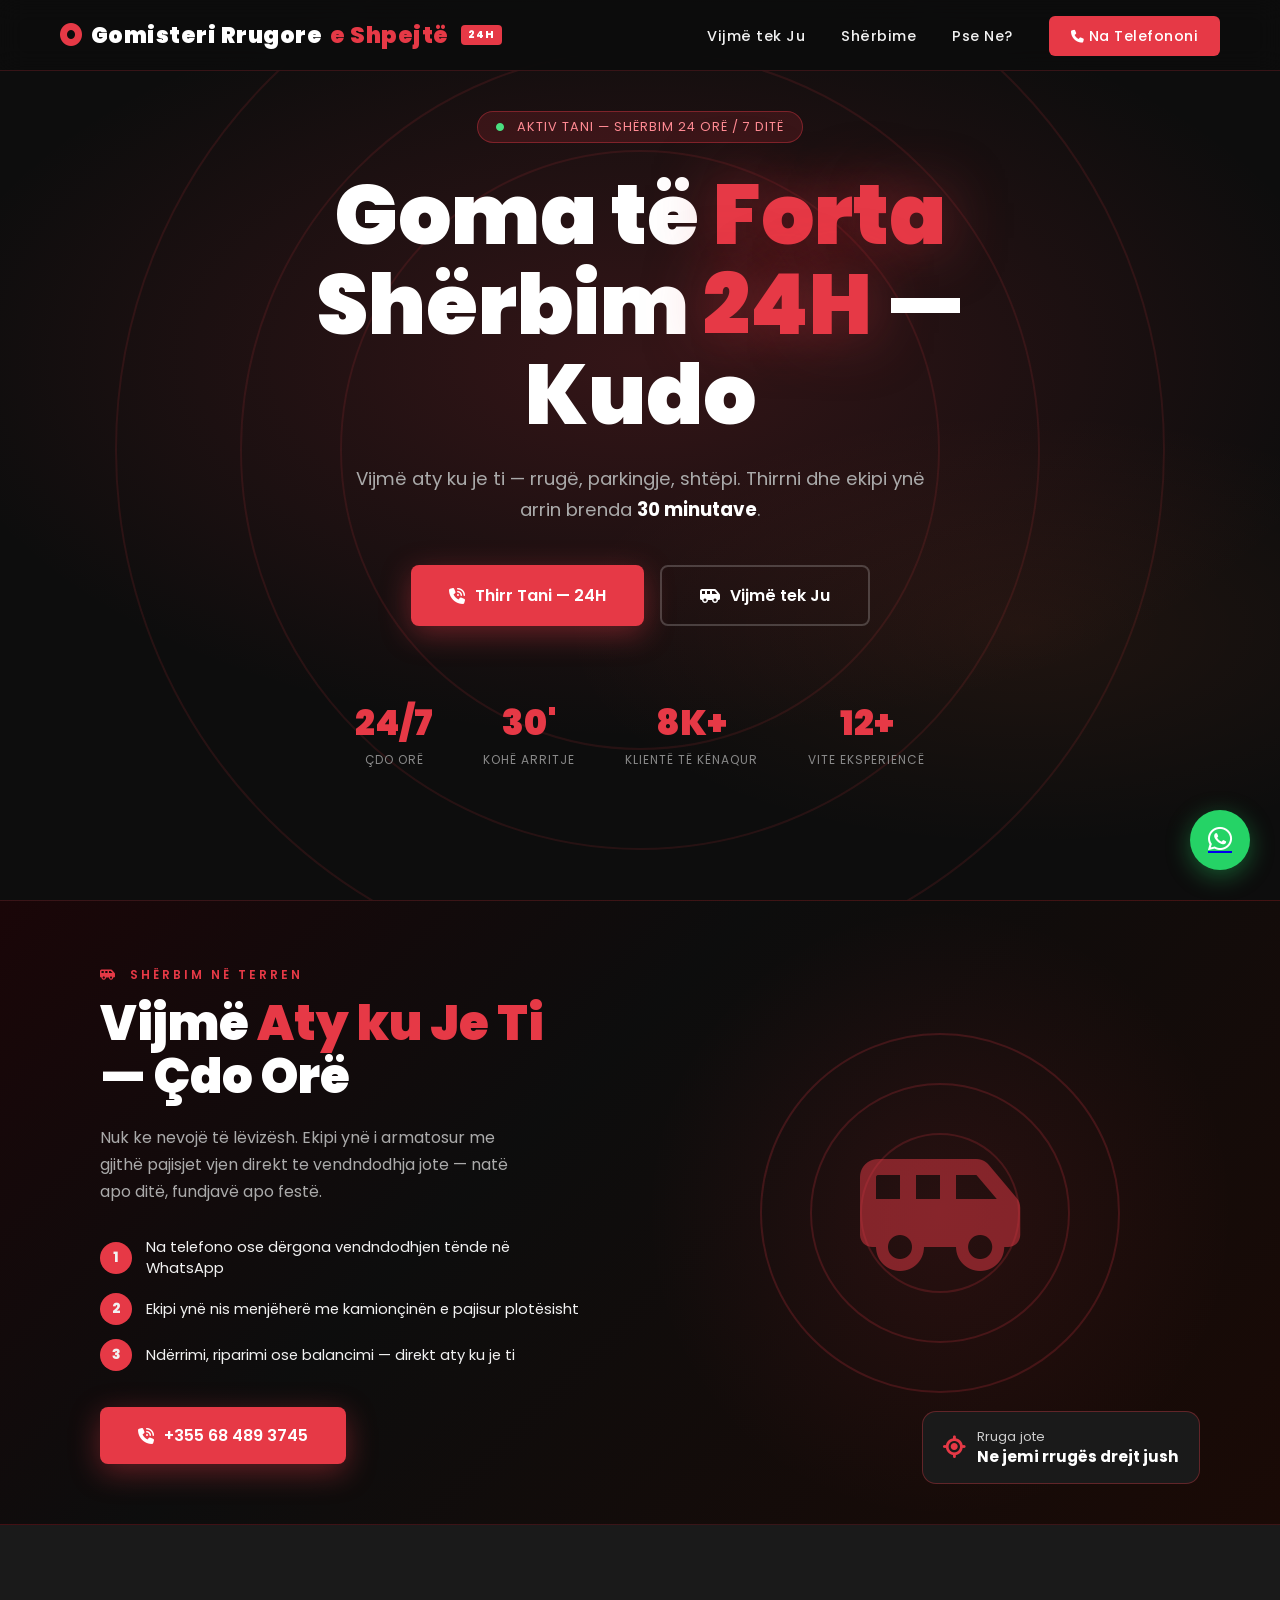
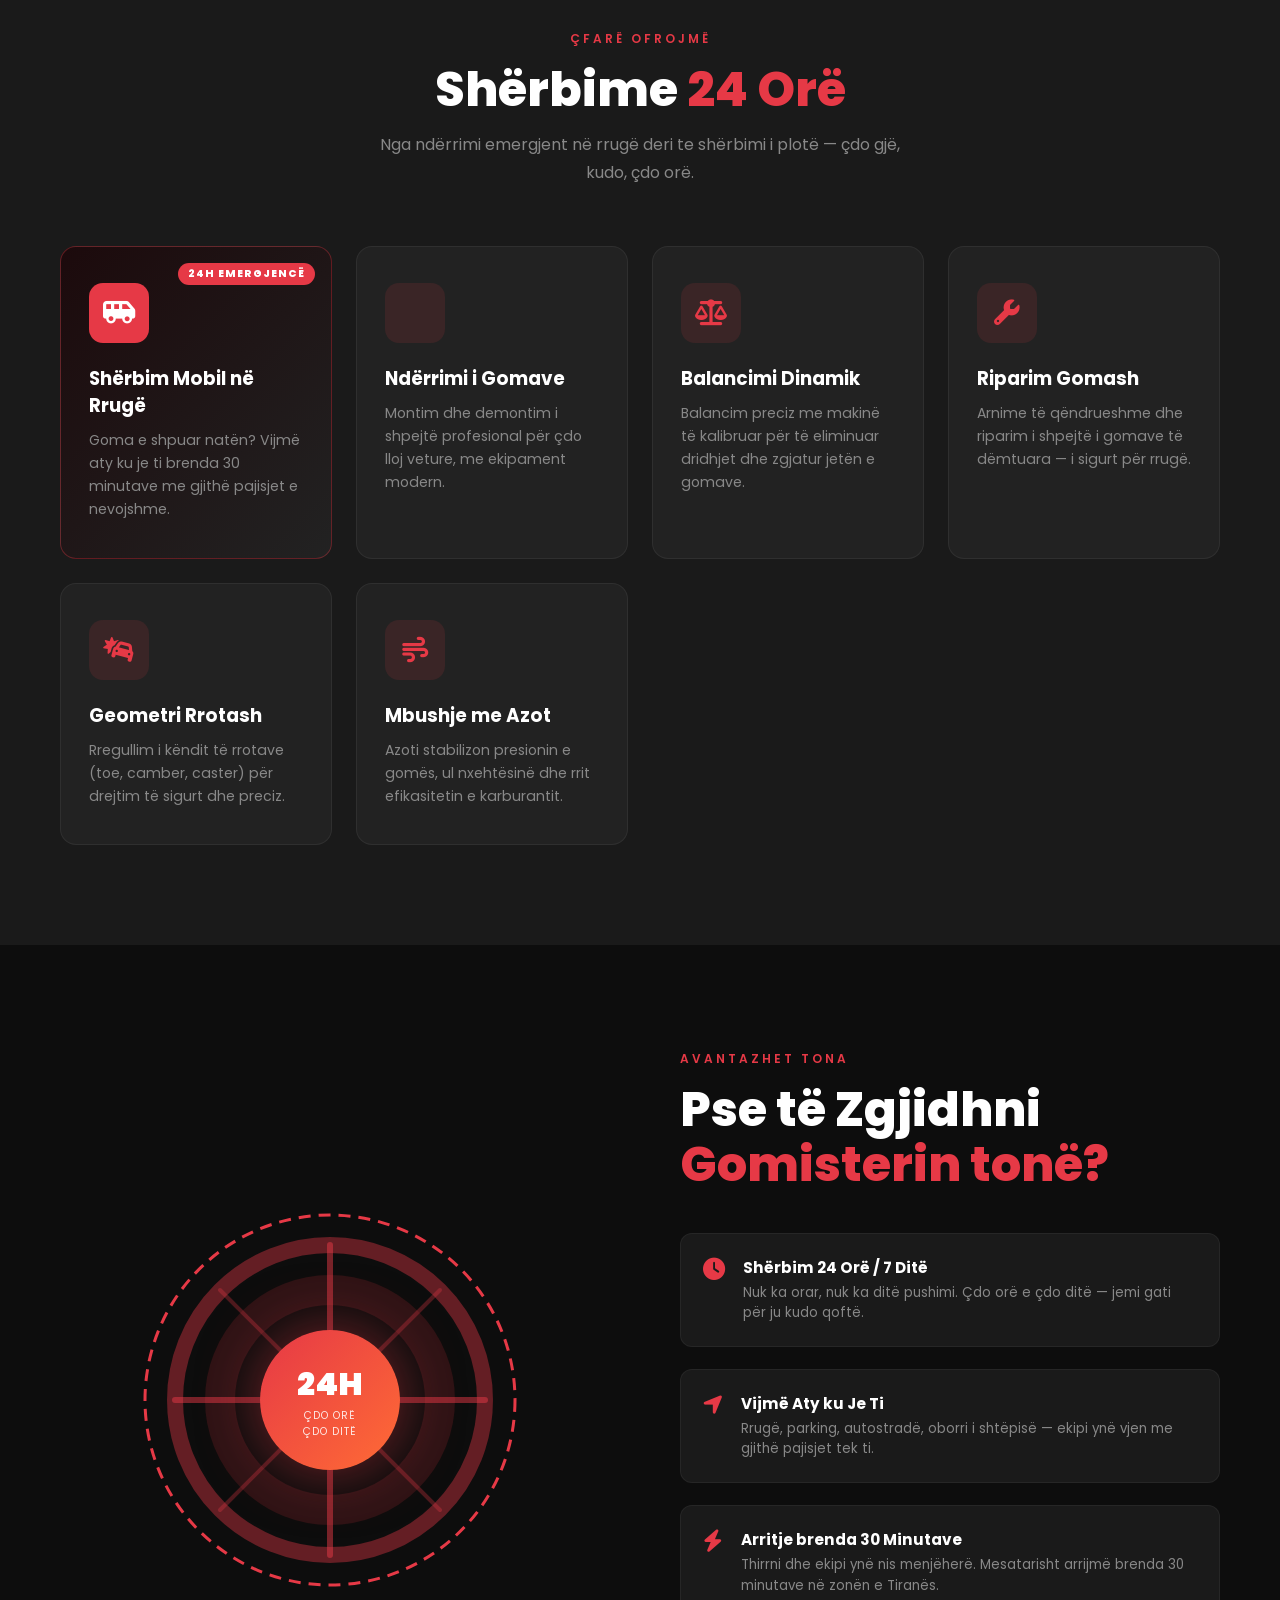
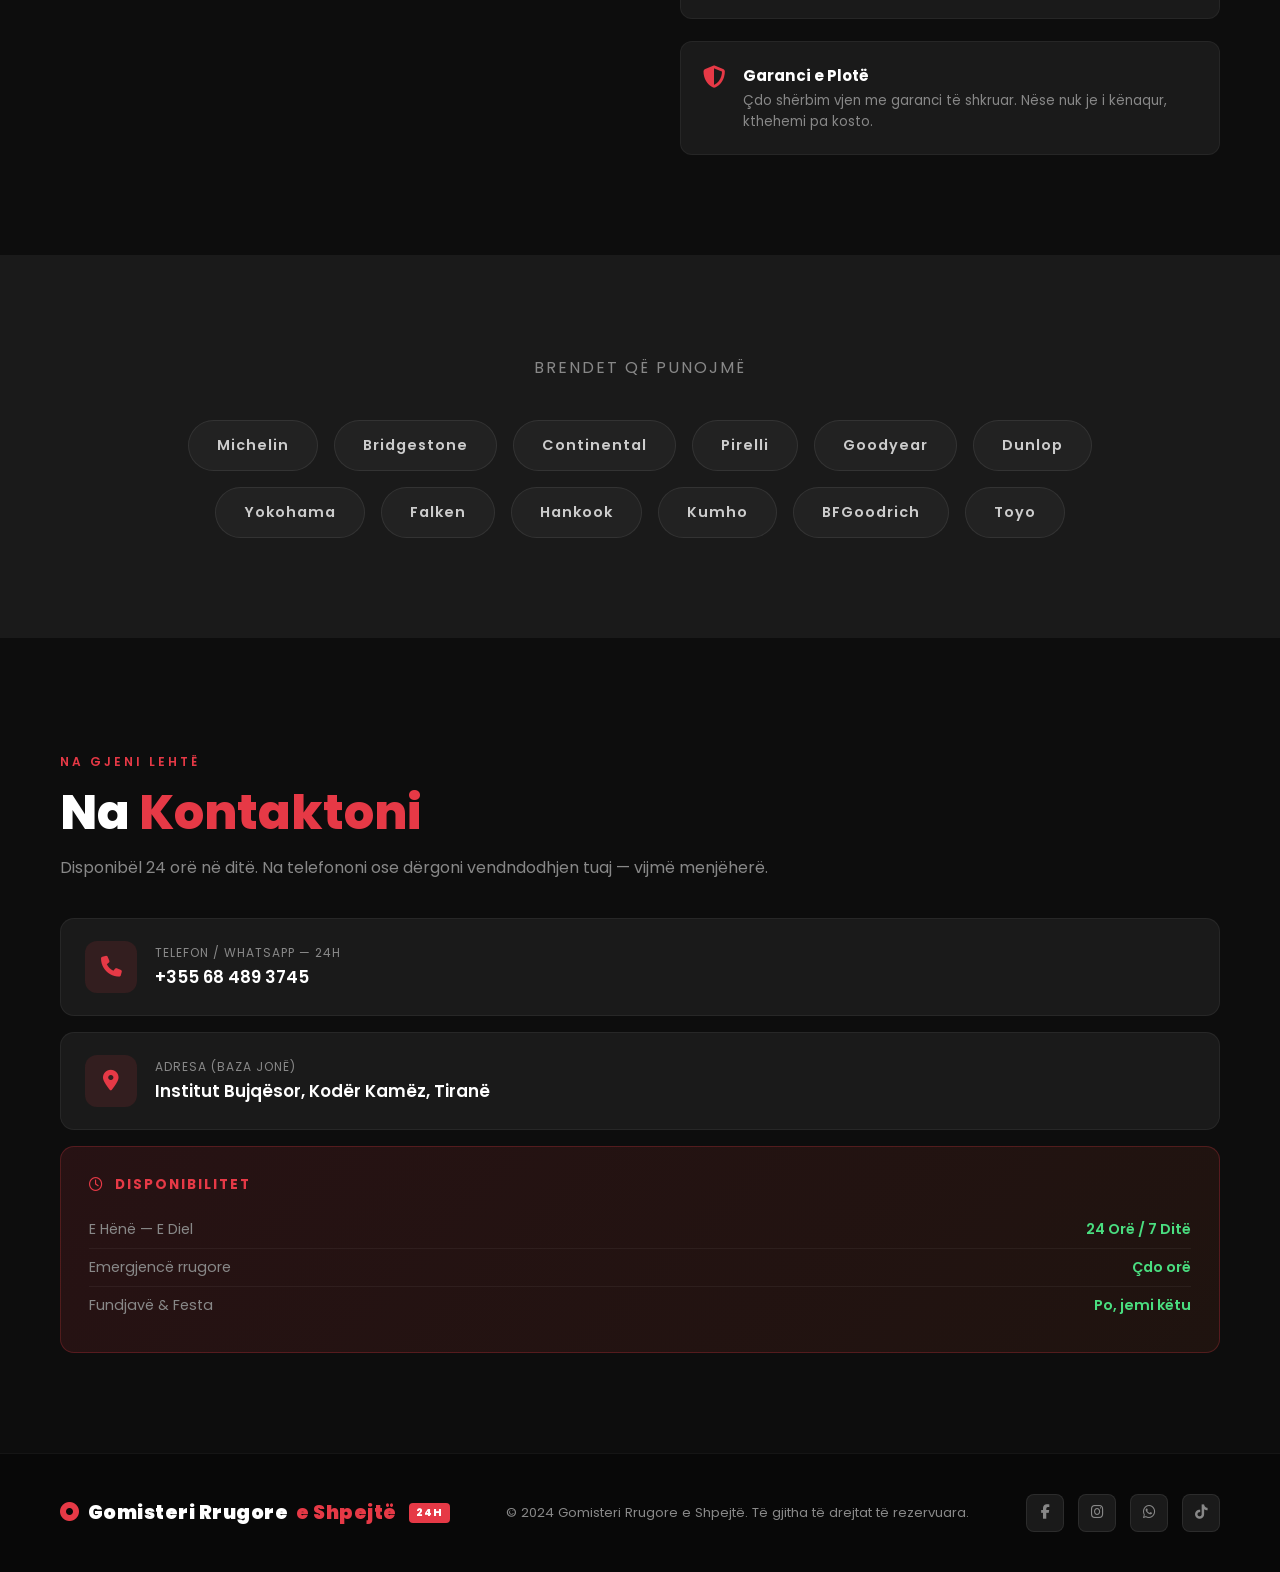
<file: index.html>
<!DOCTYPE html>
<html lang="sq">
<head>
  <meta charset="UTF-8" />
  <meta name="viewport" content="width=device-width, initial-scale=1.0" />

  <!-- ═══ SEO KRYESOR ═══ -->
  <title>Gomisteri Rrugore e Shpejtë – Shërbim 24H | Kodër Kamëz, Tiranë</title>
  <meta name="description" content="Gomisteri rrugore me shërbim 24 orë në Tiranë. Vijmë aty ku je ti — ndërrimi gomave, riparim, balancim. Kontakt: +355 68 489 3745. Institut Bujqësor, Kodër Kamëz." />
  <meta name="keywords" content="gomisteri tiranë, gomisteri rrugore, ndërrimi gomave tiranë, riparim gome, gomisteri 24 ore, shërbim gomash, goma tiranë, gomisteri kodër kamëz, gomisteri shqipëri, balancim gome" />
  <meta name="author" content="Gomisteri Rrugore e Shpejtë" />
  <meta name="robots" content="index, follow" />
  <meta name="google-site-verification" content="szbjmww4fMriqbn0AXP_KKMAMWr-uJKrE9AFaINVFw4" />
  <meta name="google-site-verification" content="xqp0sFY7VoQhAZBt5WeH2C2hXmsK5A-G9I4a9rMOfhg" />
  <link rel="canonical" href="https://www.gomisterirrugoreshpejte.com/" />

  <!-- ═══ OPEN GRAPH (Facebook / WhatsApp preview) ═══ -->
  <meta property="og:type"        content="business.business" />
  <meta property="og:site_name"   content="Gomisteri Rrugore e Shpejtë" />
  <meta property="og:title"       content="Gomisteri Rrugore e Shpejtë – Shërbim 24H" />
  <meta property="og:description" content="Vijmë aty ku je ti! Ndërrimi gomave, riparim dhe balancim 24 orë. Tiranë – +355 68 489 3745" />
  <meta property="og:url"         content="https://www.gomisterirrugoreshpejte.com/" />
  <meta property="og:locale"      content="sq_AL" />

  <!-- ═══ SCHEMA.ORG – Local Business (Google e lexon këtë) ═══ -->
  <script type="application/ld+json">
  {
    "@context": "https://schema.org",
    "@type": "AutoRepair",
    "name": "Gomisteri Rrugore e Shpejtë",
    "description": "Gomisteri rrugore me shërbim 24 orë. Vijmë aty ku je ti për ndërrimin, riparimin dhe balancimin e gomave.",
    "url": "https://www.gomisterirrugoreshpejte.com/",
    "telephone": "+355684893745",
    "address": {
      "@type": "PostalAddress",
      "streetAddress": "Institut Bujqësor, Kodër Kamëz",
      "addressLocality": "Tiranë",
      "addressCountry": "AL"
    },
    "openingHours": "Mo-Su 00:00-23:59",
    "priceRange": "$$",
    "areaServed": "Tiranë",
    "serviceType": ["Ndërrimi Gomave", "Riparim Gome", "Balancim", "Geometri Rrotash", "Shërbim Mobil 24H"]
  }
  </script>

  <!-- Fonts & Icons -->
  <link href="https://fonts.googleapis.com/css2?family=Poppins:wght@300;400;600;700;900&display=swap" rel="stylesheet" />
  <link rel="stylesheet" href="https://cdnjs.cloudflare.com/ajax/libs/font-awesome/6.5.0/css/all.min.css" />

  <!-- Styles -->
  <link rel="stylesheet" href="css/base.css" />
  <link rel="stylesheet" href="css/navbar.css" />
  <link rel="stylesheet" href="css/hero.css" />
  <link rel="stylesheet" href="css/mobile.css" />
  <link rel="stylesheet" href="css/services.css" />
  <link rel="stylesheet" href="css/why-us.css" />
  <link rel="stylesheet" href="css/brands.css" />
  <link rel="stylesheet" href="css/contact.css" />
  <link rel="stylesheet" href="css/footer.css" />
  <link rel="stylesheet" href="css/responsive.css" />
</head>
<body>

<nav id="navbar">
  <a class="logo" href="#">
    <i class="fa-solid fa-circle-dot" style="color:var(--red)"></i>
    Gomisteri Rrugore <span>e Shpejtë</span>
    <span class="badge-24">24H</span>
  </a>
  <ul class="nav-links">
    <li><a href="#mobile">Vijmë tek Ju</a></li>
    <li><a href="#sherbime">Shërbime</a></li>
    <li><a href="#pse-ne">Pse Ne?</a></li>
    <li><a href="#kontakt" class="nav-cta">
      <i class="fa-solid fa-phone" style="font-size:.8rem"></i> Na Telefononi
    </a></li>
  </ul>
</nav>

<section class="hero" id="hero">
  <div class="hero-bg">
    <div class="tire-ring"></div>
    <div class="tire-ring"></div>
    <div class="tire-ring"></div>
  </div>

  <div class="hero-content">
    <div class="hero-badge">
      <i class="fa-solid fa-circle" style="font-size:.5rem;color:#4ade80"></i>
      &nbsp;Aktiv tani — Shërbim 24 Orë / 7 Ditë
    </div>

    <h1>
      Goma të <span class="highlight">Forta</span><br />
      Shërbim <span class="highlight">24H</span> — Kudo
    </h1>

    <p>
      Vijmë aty ku je ti — rrugë, parkingje, shtëpi.
      Thirrni dhe ekipi ynë arrin brenda <strong style="color:#fff">30 minutave</strong>.
    </p>

    <div class="hero-btns">
      <a href="tel:+355684893745" class="btn-primary">
        <i class="fa-solid fa-phone-volume"></i> Thirr Tani — 24H
      </a>
      <a href="#mobile" class="btn-secondary">
        <i class="fa-solid fa-van-shuttle"></i> Vijmë tek Ju
      </a>
    </div>

    <div class="hero-stats">
      <div class="stat"><div class="stat-num">24/7</div><div class="stat-label">Çdo Orë</div></div>
      <div class="stat"><div class="stat-num">30'</div><div class="stat-label">Kohë Arritje</div></div>
      <div class="stat"><div class="stat-num">8K+</div><div class="stat-label">Klientë të Kënaqur</div></div>
      <div class="stat"><div class="stat-num">12+</div><div class="stat-label">Vite Eksperiencë</div></div>
    </div>
  </div>
</section>

<div class="mobile-banner" id="mobile">
  <div class="mobile-banner-inner">

    <div class="mobile-banner-text reveal">
      <span class="section-label">
        <i class="fa-solid fa-van-shuttle"></i> &nbsp;Shërbim në Terren
      </span>
      <h2>Vijmë <span class="hl">Aty ku Je Ti</span> — Çdo Orë</h2>
      <p>
        Nuk ke nevojë të lëvizësh. Ekipi ynë i armatosur me gjithë pajisjet
        vjen direkt te vendndodhja jote — natë apo ditë, fundjavë apo festë.
      </p>
      <div class="mobile-steps">
        <div class="mobile-step">
          <div class="mobile-step-num">1</div>
          <span>Na telefono ose dërgona vendndodhjen tënde në WhatsApp</span>
        </div>
        <div class="mobile-step">
          <div class="mobile-step-num">2</div>
          <span>Ekipi ynë nis menjëherë me kamionçinën e pajisur plotësisht</span>
        </div>
        <div class="mobile-step">
          <div class="mobile-step-num">3</div>
          <span>Ndërrimi, riparimi ose balancimi — direkt aty ku je ti</span>
        </div>
      </div>
      <a href="tel:+355684893745" class="btn-primary">
        <i class="fa-solid fa-phone-volume"></i> +355 68 489 3745
      </a>
    </div>

    <div class="mobile-banner-visual">
      <div class="pulse-circles">
        <div class="pulse-c"></div>
        <div class="pulse-c"></div>
        <div class="pulse-c"></div>
      </div>
      <div class="van-icon-wrap">
        <i class="fa-solid fa-van-shuttle" style="color:rgba(230,57,70,0.5);font-size:8rem"></i>
      </div>
      <div class="location-badge">
        <i class="fa-solid fa-location-crosshairs"></i>
        <span>Rruga jote<strong>Ne jemi rrugës drejt jush</strong></span>
      </div>
    </div>

  </div>
</div>

<section id="sherbime">
  <div class="services-header reveal">
    <span class="section-label">Çfarë Ofrojmë</span>
    <h2 class="section-title">Shërbime <span>24 Orë</span></h2>
    <p class="section-sub">
      Nga ndërrimi emergjent në rrugë deri te shërbimi i plotë —
      çdo gjë, kudo, çdo orë.
    </p>
  </div>

  <div class="services-grid">
    <div class="service-card featured reveal">
      <div class="service-badge-top">24H Emergjencë</div>
      <div class="service-icon"><i class="fa-solid fa-van-shuttle"></i></div>
      <h3>Shërbim Mobil në Rrugë</h3>
      <p>Goma e shpuar natën? Vijmë aty ku je ti brenda 30 minutave me gjithë pajisjet e nevojshme.</p>
    </div>
    <div class="service-card reveal">
      <div class="service-icon"><i class="fa-solid fa-tire"></i></div>
      <h3>Ndërrimi i Gomave</h3>
      <p>Montim dhe demontim i shpejtë profesional për çdo lloj veture, me ekipament modern.</p>
    </div>
    <div class="service-card reveal">
      <div class="service-icon"><i class="fa-solid fa-scale-balanced"></i></div>
      <h3>Balancimi Dinamik</h3>
      <p>Balancim preciz me makinë të kalibruar për të eliminuar dridhjet dhe zgjatur jetën e gomave.</p>
    </div>
    <div class="service-card reveal">
      <div class="service-icon"><i class="fa-solid fa-wrench"></i></div>
      <h3>Riparim Gomash</h3>
      <p>Arnime të qëndrueshme dhe riparim i shpejtë i gomave të dëmtuara — i sigurt për rrugë.</p>
    </div>
    <div class="service-card reveal">
      <div class="service-icon"><i class="fa-solid fa-car-burst"></i></div>
      <h3>Geometri Rrotash</h3>
      <p>Rregullim i këndit të rrotave (toe, camber, caster) për drejtim të sigurt dhe preciz.</p>
    </div>
    <div class="service-card reveal">
      <div class="service-icon"><i class="fa-solid fa-wind"></i></div>
      <h3>Mbushje me Azot</h3>
      <p>Azoti stabilizon presionin e gomës, ul nxehtësinë dhe rrit efikasitetin e karburantit.</p>
    </div>
  </div>
</section>

<section id="pse-ne">
  <div class="why-wrapper">

    <div class="why-visual reveal">
      <svg class="tire-svg" viewBox="0 0 380 380" fill="none" xmlns="http://www.w3.org/2000/svg">
        <circle cx="190" cy="190" r="185" stroke="#e63946" stroke-width="3" stroke-dasharray="12 8"/>
        <circle cx="190" cy="190" r="155" stroke="rgba(230,57,70,0.4)"  stroke-width="16"/>
        <circle cx="190" cy="190" r="110" stroke="rgba(230,57,70,0.15)" stroke-width="30"/>
        <circle cx="190" cy="190" r="65"  fill="rgba(230,57,70,0.08)"   stroke="rgba(230,57,70,0.3)" stroke-width="2"/>
        <line x1="190" y1="35"  x2="190" y2="125" stroke="rgba(230,57,70,0.5)" stroke-width="6" stroke-linecap="round"/>
        <line x1="190" y1="255" x2="190" y2="345" stroke="rgba(230,57,70,0.5)" stroke-width="6" stroke-linecap="round"/>
        <line x1="35"  y1="190" x2="125" y2="190" stroke="rgba(230,57,70,0.5)" stroke-width="6" stroke-linecap="round"/>
        <line x1="255" y1="190" x2="345" y2="190" stroke="rgba(230,57,70,0.5)" stroke-width="6" stroke-linecap="round"/>
        <line x1="80"  y1="80"  x2="146" y2="146" stroke="rgba(230,57,70,0.3)" stroke-width="4" stroke-linecap="round"/>
        <line x1="234" y1="234" x2="300" y2="300" stroke="rgba(230,57,70,0.3)" stroke-width="4" stroke-linecap="round"/>
        <line x1="300" y1="80"  x2="234" y2="146" stroke="rgba(230,57,70,0.3)" stroke-width="4" stroke-linecap="round"/>
        <line x1="146" y1="234" x2="80"  y2="300" stroke="rgba(230,57,70,0.3)" stroke-width="4" stroke-linecap="round"/>
      </svg>
      <div class="tire-center-badge">
        <span class="big">24H</span>
        <span class="small">ÇDO ORË<br/>ÇDO DITË</span>
      </div>
    </div>

    <div class="why-text reveal">
      <span class="section-label">Avantazhet Tona</span>
      <h2 class="section-title">Pse të Zgjidhni<br /><span>Gomisterin tonë?</span></h2>
      <div class="why-list">
        <div class="why-item">
          <i class="fa-solid fa-clock why-icon"></i>
          <div>
            <h4>Shërbim 24 Orë / 7 Ditë</h4>
            <p>Nuk ka orar, nuk ka ditë pushimi. Çdo orë e çdo ditë — jemi gati për ju kudo qoftë.</p>
          </div>
        </div>
        <div class="why-item">
          <i class="fa-solid fa-location-arrow why-icon"></i>
          <div>
            <h4>Vijmë Aty ku Je Ti</h4>
            <p>Rrugë, parking, autostradë, oborri i shtëpisë — ekipi ynë vjen me gjithë pajisjet tek ti.</p>
          </div>
        </div>
        <div class="why-item">
          <i class="fa-solid fa-bolt why-icon"></i>
          <div>
            <h4>Arritje brenda 30 Minutave</h4>
            <p>Thirrni dhe ekipi ynë nis menjëherë. Mesatarisht arrijmë brenda 30 minutave në zonën e Tiranës.</p>
          </div>
        </div>
        <div class="why-item">
          <i class="fa-solid fa-shield-halved why-icon"></i>
          <div>
            <h4>Garanci e Plotë</h4>
            <p>Çdo shërbim vjen me garanci të shkruar. Nëse nuk je i kënaqur, kthehemi pa kosto.</p>
          </div>
        </div>
      </div>
    </div>

  </div>
</section>

<section id="brendet">
  <p class="brands-title reveal">Brendet që Punojmë</p>
  <div class="brands-row reveal">
    <div class="brand-pill">Michelin</div>
    <div class="brand-pill">Bridgestone</div>
    <div class="brand-pill">Continental</div>
    <div class="brand-pill">Pirelli</div>
    <div class="brand-pill">Goodyear</div>
    <div class="brand-pill">Dunlop</div>
    <div class="brand-pill">Yokohama</div>
    <div class="brand-pill">Falken</div>
    <div class="brand-pill">Hankook</div>
    <div class="brand-pill">Kumho</div>
    <div class="brand-pill">BFGoodrich</div>
    <div class="brand-pill">Toyo</div>
  </div>
</section>

<section id="kontakt">
  <div class="contact-wrapper" style="grid-template-columns:1fr;">

    <div class="contact-info reveal">
      <span class="section-label">Na Gjeni Lehtë</span>
      <h2 class="section-title">Na <span>Kontaktoni</span></h2>
      <p class="section-sub">
        Disponibël 24 orë në ditë. Na telefononi ose dërgoni
        vendndodhjen tuaj — vijmë menjëherë.
      </p>

      <div class="contact-cards">
        <a href="tel:+355684893745" class="contact-card">
          <div class="contact-card-icon"><i class="fa-solid fa-phone"></i></div>
          <div class="contact-card-text">
            <div class="label">Telefon / WhatsApp — 24H</div>
            <div class="value">+355 68 489 3745</div>
          </div>
        </a>
        <a href="#" class="contact-card">
          <div class="contact-card-icon"><i class="fa-solid fa-location-dot"></i></div>
          <div class="contact-card-text">
            <div class="label">Adresa (Baza jonë)</div>
            <div class="value">Institut Bujqësor, Kodër Kamëz, Tiranë</div>
          </div>
        </a>
      </div>

      <div class="hours-card reveal">
        <h4><i class="fa-regular fa-clock"></i> &nbsp;Disponibilitet</h4>
        <div class="hours-row">
          <span class="day">E Hënë — E Diel</span>
          <span class="time always">24 Orë / 7 Ditë</span>
        </div>
        <div class="hours-row">
          <span class="day">Emergjencë rrugore</span>
          <span class="time always">Çdo orë</span>
        </div>
        <div class="hours-row">
          <span class="day">Fundjavë &amp; Festa</span>
          <span class="time always">Po, jemi këtu</span>
        </div>
      </div>
    </div>

  </div>
</section>

<footer>
  <a class="logo" href="#">
    <i class="fa-solid fa-circle-dot" style="color:var(--red)"></i>
    Gomisteri Rrugore <span>e Shpejtë</span>
    <span class="badge-24">24H</span>
  </a>
  <p>© 2024 Gomisteri Rrugore e Shpejtë. Të gjitha të drejtat të rezervuara.</p>
  <div class="footer-socials">
    <a href="#"><i class="fab fa-facebook-f"></i></a>
    <a href="#"><i class="fab fa-instagram"></i></a>
    <a href="#"><i class="fab fa-whatsapp"></i></a>
    <a href="#"><i class="fab fa-tiktok"></i></a>
  </div>
</footer>

<a href="https://wa.me/355684893745" class="whatsapp-float" target="_blank">
  <span class="whatsapp-tooltip">Na shkruani — Vijmë Tek Ju 24H</span>
  <div class="wa-btn"><i class="fab fa-whatsapp"></i></div>
</a>

<script src="js/main-static.js"></script>
</body>
</html>
</file>
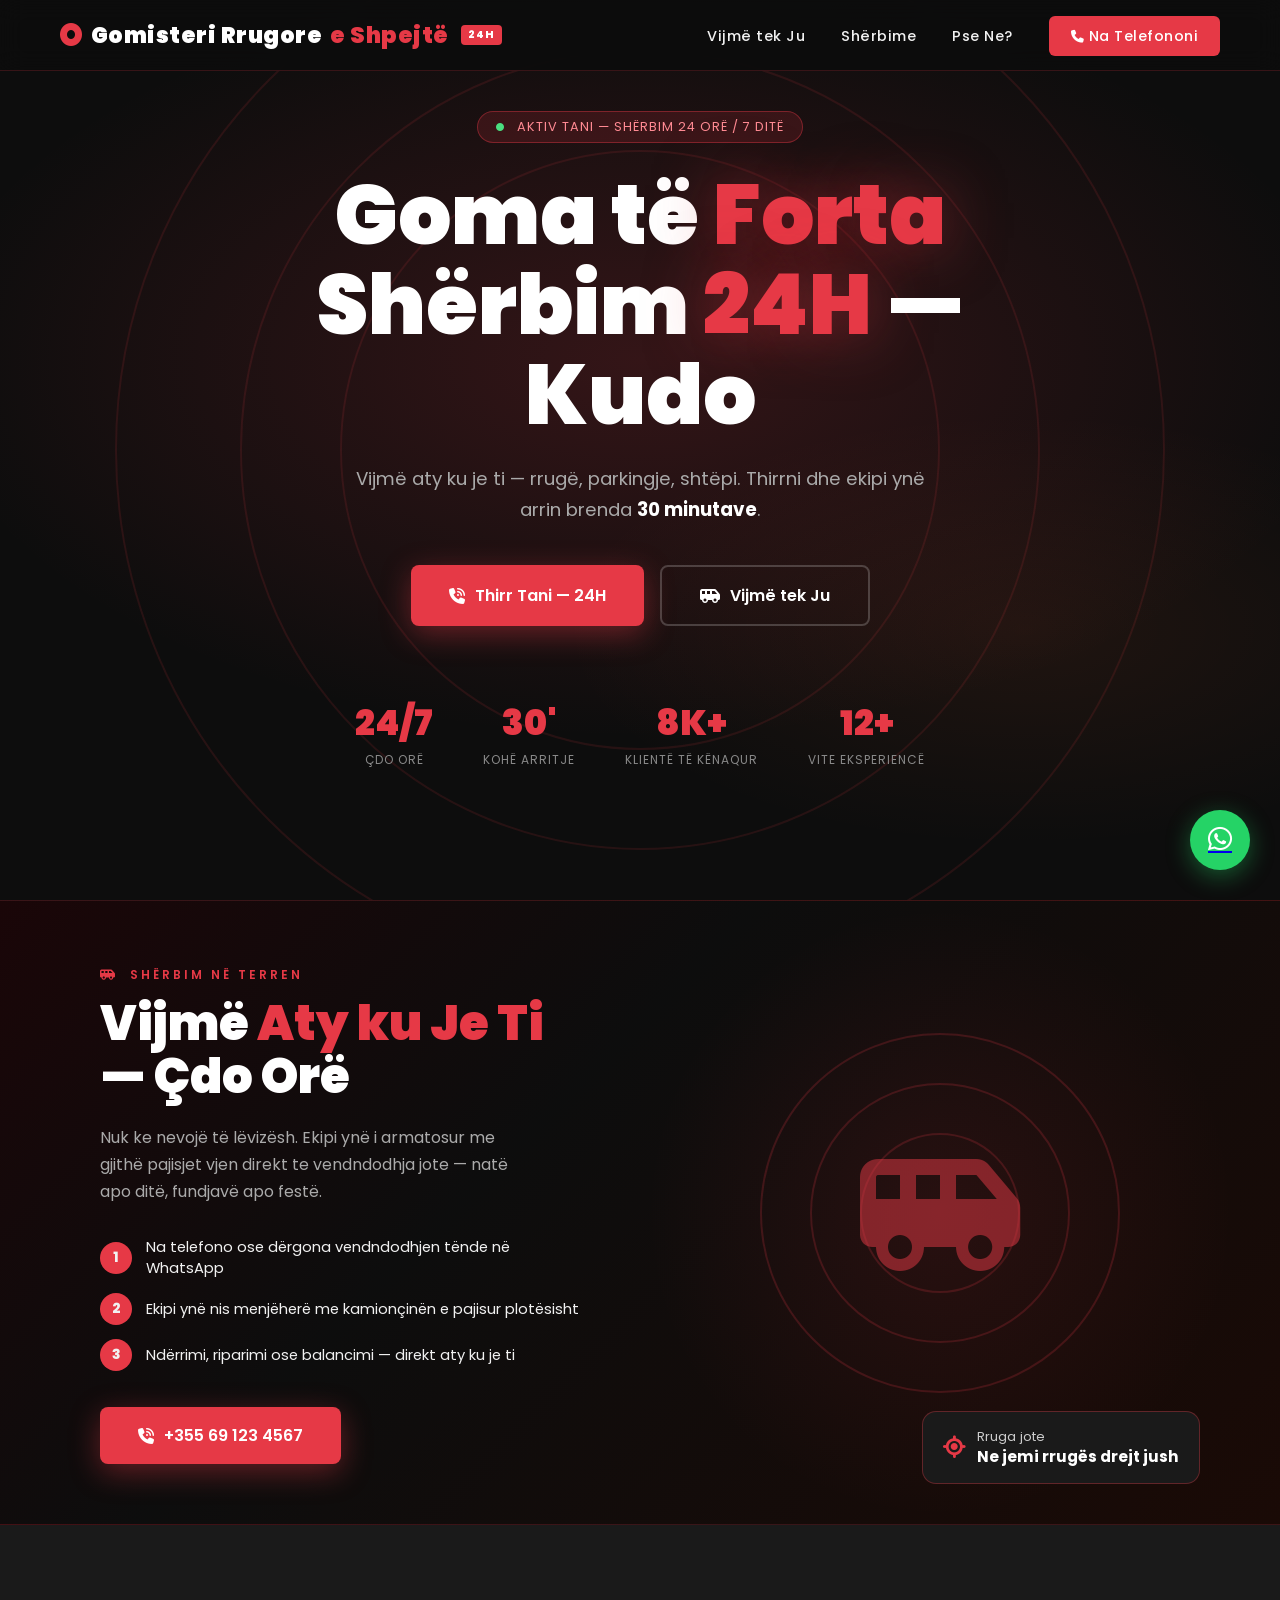
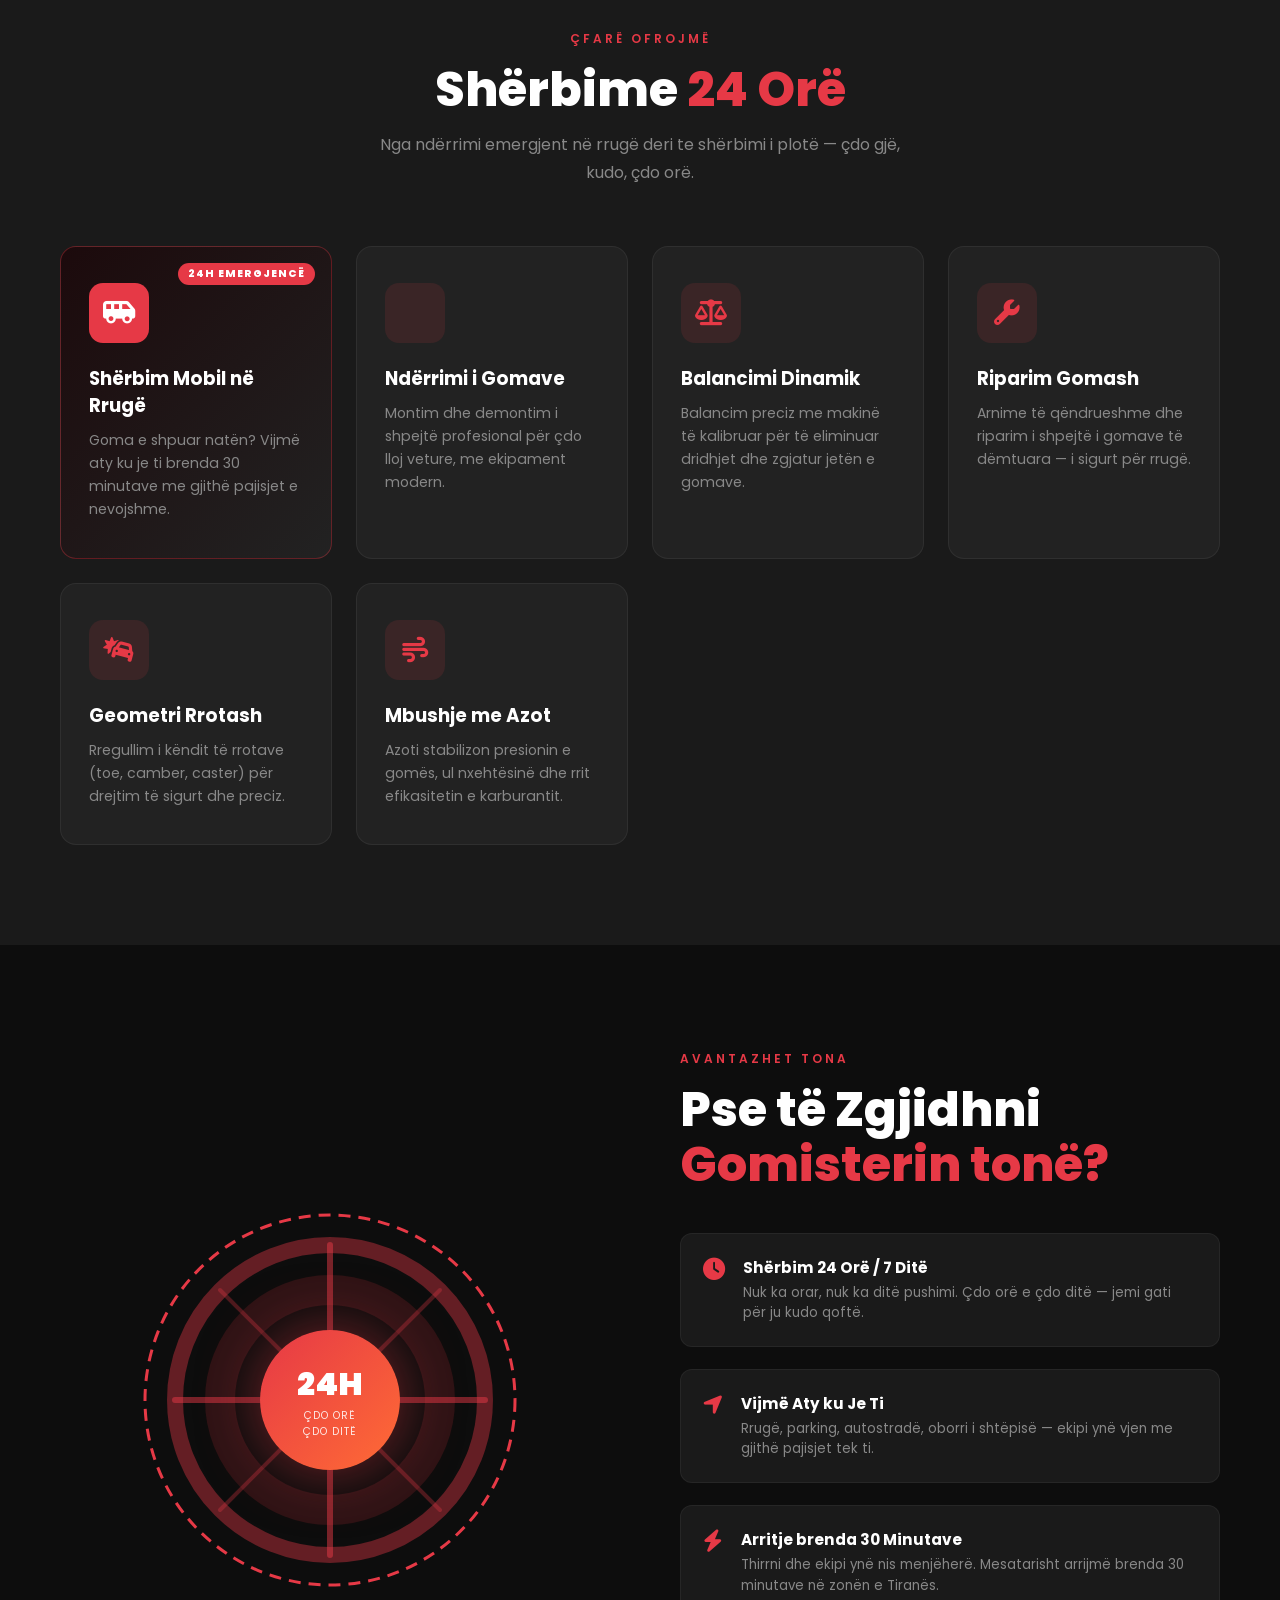
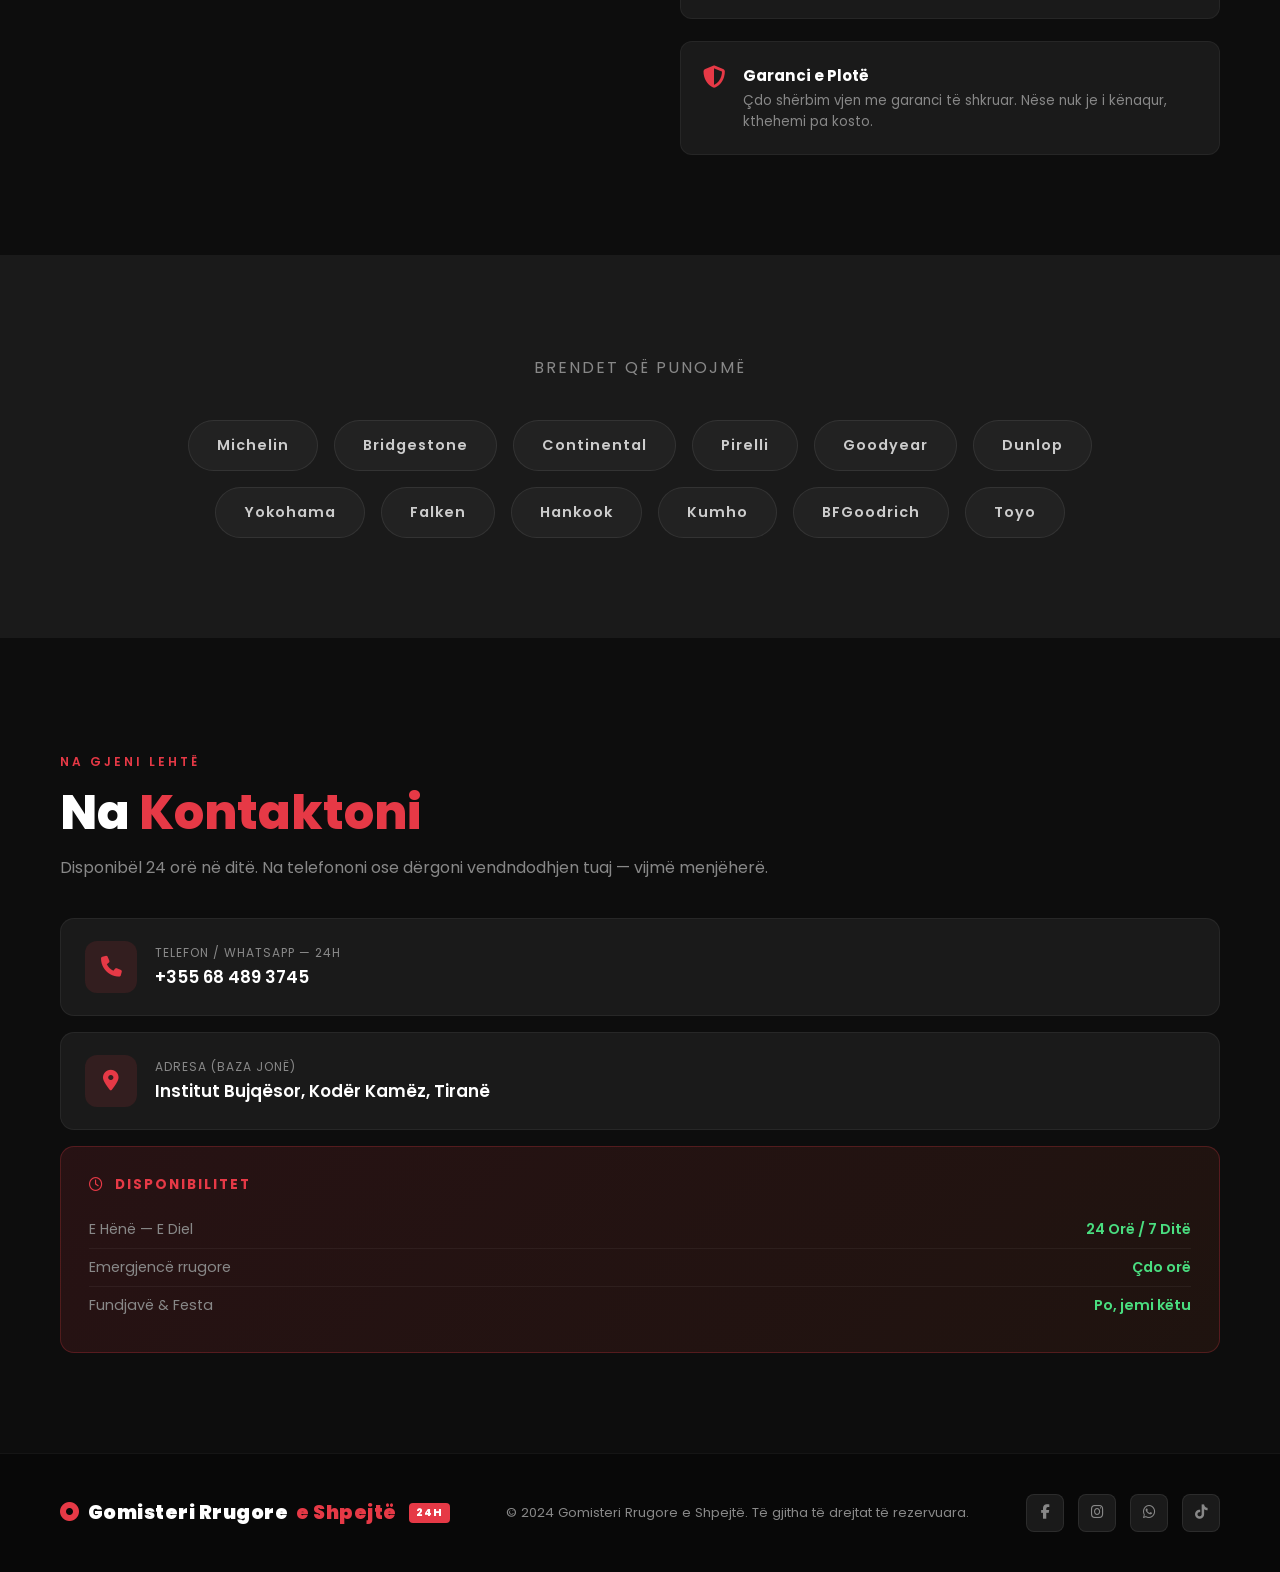
<file: dist.html>
<!DOCTYPE html>
<html lang="sq">
<head>
  <meta charset="UTF-8" />
  <meta name="viewport" content="width=device-width, initial-scale=1.0" />
  <title>Gomisteri Rrugore e Shpejtë – Shërbim 24H</title>

  <!-- Fonts & Icons -->
  <link href="https://fonts.googleapis.com/css2?family=Poppins:wght@300;400;600;700;900&display=swap" rel="stylesheet" />
  <link rel="stylesheet" href="https://cdnjs.cloudflare.com/ajax/libs/font-awesome/6.5.0/css/all.min.css" />

  <!-- Styles (one file per section) -->
  <link rel="stylesheet" href="css/base.css" />
  <link rel="stylesheet" href="css/navbar.css" />
  <link rel="stylesheet" href="css/hero.css" />
  <link rel="stylesheet" href="css/mobile.css" />
  <link rel="stylesheet" href="css/services.css" />
  <link rel="stylesheet" href="css/why-us.css" />
  <link rel="stylesheet" href="css/brands.css" />
  <link rel="stylesheet" href="css/contact.css" />
  <link rel="stylesheet" href="css/footer.css" />
  <link rel="stylesheet" href="css/responsive.css" />
</head>
<body>

<nav id="navbar">
  <a class="logo" href="#">
    <i class="fa-solid fa-circle-dot" style="color:var(--red)"></i>
    Gomisteri Rrugore <span>e Shpejtë</span>
    <span class="badge-24">24H</span>
  </a>
  <ul class="nav-links">
    <li><a href="#mobile">Vijmë tek Ju</a></li>
    <li><a href="#sherbime">Shërbime</a></li>
    <li><a href="#pse-ne">Pse Ne?</a></li>
    <li><a href="#kontakt" class="nav-cta">
      <i class="fa-solid fa-phone" style="font-size:.8rem"></i> Na Telefononi
    </a></li>
  </ul>
</nav>

<section class="hero" id="hero">
  <div class="hero-bg">
    <div class="tire-ring"></div>
    <div class="tire-ring"></div>
    <div class="tire-ring"></div>
  </div>

  <div class="hero-content">
    <div class="hero-badge">
      <i class="fa-solid fa-circle" style="font-size:.5rem;color:#4ade80"></i>
      &nbsp;Aktiv tani — Shërbim 24 Orë / 7 Ditë
    </div>

    <h1>
      Goma të <span class="highlight">Forta</span><br />
      Shërbim <span class="highlight">24H</span> — Kudo
    </h1>

    <p>
      Vijmë aty ku je ti — rrugë, parkingje, shtëpi.
      Thirrni dhe ekipi ynë arrin brenda <strong style="color:#fff">30 minutave</strong>.
    </p>

    <div class="hero-btns">
      <a href="tel:+355684893745" class="btn-primary">
        <i class="fa-solid fa-phone-volume"></i> Thirr Tani — 24H
      </a>
      <a href="#mobile" class="btn-secondary">
        <i class="fa-solid fa-van-shuttle"></i> Vijmë tek Ju
      </a>
    </div>

    <div class="hero-stats">
      <div class="stat"><div class="stat-num">24/7</div><div class="stat-label">Çdo Orë</div></div>
      <div class="stat"><div class="stat-num">30'</div><div class="stat-label">Kohë Arritje</div></div>
      <div class="stat"><div class="stat-num">8K+</div><div class="stat-label">Klientë të Kënaqur</div></div>
      <div class="stat"><div class="stat-num">12+</div><div class="stat-label">Vite Eksperiencë</div></div>
    </div>
  </div>
</section>

<div class="mobile-banner" id="mobile">
  <div class="mobile-banner-inner">

    <div class="mobile-banner-text reveal">
      <span class="section-label">
        <i class="fa-solid fa-van-shuttle"></i> &nbsp;Shërbim në Terren
      </span>
      <h2>Vijmë <span class="hl">Aty ku Je Ti</span> — Çdo Orë</h2>
      <p>
        Nuk ke nevojë të lëvizësh. Ekipi ynë i armatosur me gjithë pajisjet
        vjen direkt te vendndodhja jote — natë apo ditë, fundjavë apo festë.
      </p>
      <div class="mobile-steps">
        <div class="mobile-step">
          <div class="mobile-step-num">1</div>
          <span>Na telefono ose dërgona vendndodhjen tënde në WhatsApp</span>
        </div>
        <div class="mobile-step">
          <div class="mobile-step-num">2</div>
          <span>Ekipi ynë nis menjëherë me kamionçinën e pajisur plotësisht</span>
        </div>
        <div class="mobile-step">
          <div class="mobile-step-num">3</div>
          <span>Ndërrimi, riparimi ose balancimi — direkt aty ku je ti</span>
        </div>
      </div>
      <a href="tel:+355684893745" class="btn-primary">
        <i class="fa-solid fa-phone-volume"></i> +355 69 123 4567
      </a>
    </div>

    <div class="mobile-banner-visual">
      <div class="pulse-circles">
        <div class="pulse-c"></div>
        <div class="pulse-c"></div>
        <div class="pulse-c"></div>
      </div>
      <div class="van-icon-wrap">
        <i class="fa-solid fa-van-shuttle" style="color:rgba(230,57,70,0.5);font-size:8rem"></i>
      </div>
      <div class="location-badge">
        <i class="fa-solid fa-location-crosshairs"></i>
        <span>Rruga jote<strong>Ne jemi rrugës drejt jush</strong></span>
      </div>
    </div>

  </div>
</div>

<section id="sherbime">
  <div class="services-header reveal">
    <span class="section-label">Çfarë Ofrojmë</span>
    <h2 class="section-title">Shërbime <span>24 Orë</span></h2>
    <p class="section-sub">
      Nga ndërrimi emergjent në rrugë deri te shërbimi i plotë —
      çdo gjë, kudo, çdo orë.
    </p>
  </div>

  <div class="services-grid">
    <div class="service-card featured reveal">
      <div class="service-badge-top">24H Emergjencë</div>
      <div class="service-icon"><i class="fa-solid fa-van-shuttle"></i></div>
      <h3>Shërbim Mobil në Rrugë</h3>
      <p>Goma e shpuar natën? Vijmë aty ku je ti brenda 30 minutave me gjithë pajisjet e nevojshme.</p>
    </div>
    <div class="service-card reveal">
      <div class="service-icon"><i class="fa-solid fa-tire"></i></div>
      <h3>Ndërrimi i Gomave</h3>
      <p>Montim dhe demontim i shpejtë profesional për çdo lloj veture, me ekipament modern.</p>
    </div>
    <div class="service-card reveal">
      <div class="service-icon"><i class="fa-solid fa-scale-balanced"></i></div>
      <h3>Balancimi Dinamik</h3>
      <p>Balancim preciz me makinë të kalibruar për të eliminuar dridhjet dhe zgjatur jetën e gomave.</p>
    </div>
    <div class="service-card reveal">
      <div class="service-icon"><i class="fa-solid fa-wrench"></i></div>
      <h3>Riparim Gomash</h3>
      <p>Arnime të qëndrueshme dhe riparim i shpejtë i gomave të dëmtuara — i sigurt për rrugë.</p>
    </div>
    <div class="service-card reveal">
      <div class="service-icon"><i class="fa-solid fa-car-burst"></i></div>
      <h3>Geometri Rrotash</h3>
      <p>Rregullim i këndit të rrotave (toe, camber, caster) për drejtim të sigurt dhe preciz.</p>
    </div>
    <div class="service-card reveal">
      <div class="service-icon"><i class="fa-solid fa-wind"></i></div>
      <h3>Mbushje me Azot</h3>
      <p>Azoti stabilizon presionin e gomës, ul nxehtësinë dhe rrit efikasitetin e karburantit.</p>
    </div>
  </div>
</section>

<section id="pse-ne">
  <div class="why-wrapper">

    <div class="why-visual reveal">
      <svg class="tire-svg" viewBox="0 0 380 380" fill="none" xmlns="http://www.w3.org/2000/svg">
        <circle cx="190" cy="190" r="185" stroke="#e63946" stroke-width="3" stroke-dasharray="12 8"/>
        <circle cx="190" cy="190" r="155" stroke="rgba(230,57,70,0.4)"  stroke-width="16"/>
        <circle cx="190" cy="190" r="110" stroke="rgba(230,57,70,0.15)" stroke-width="30"/>
        <circle cx="190" cy="190" r="65"  fill="rgba(230,57,70,0.08)"   stroke="rgba(230,57,70,0.3)" stroke-width="2"/>
        <line x1="190" y1="35"  x2="190" y2="125" stroke="rgba(230,57,70,0.5)" stroke-width="6" stroke-linecap="round"/>
        <line x1="190" y1="255" x2="190" y2="345" stroke="rgba(230,57,70,0.5)" stroke-width="6" stroke-linecap="round"/>
        <line x1="35"  y1="190" x2="125" y2="190" stroke="rgba(230,57,70,0.5)" stroke-width="6" stroke-linecap="round"/>
        <line x1="255" y1="190" x2="345" y2="190" stroke="rgba(230,57,70,0.5)" stroke-width="6" stroke-linecap="round"/>
        <line x1="80"  y1="80"  x2="146" y2="146" stroke="rgba(230,57,70,0.3)" stroke-width="4" stroke-linecap="round"/>
        <line x1="234" y1="234" x2="300" y2="300" stroke="rgba(230,57,70,0.3)" stroke-width="4" stroke-linecap="round"/>
        <line x1="300" y1="80"  x2="234" y2="146" stroke="rgba(230,57,70,0.3)" stroke-width="4" stroke-linecap="round"/>
        <line x1="146" y1="234" x2="80"  y2="300" stroke="rgba(230,57,70,0.3)" stroke-width="4" stroke-linecap="round"/>
      </svg>
      <div class="tire-center-badge">
        <span class="big">24H</span>
        <span class="small">ÇDO ORË<br/>ÇDO DITË</span>
      </div>
    </div>

    <div class="why-text reveal">
      <span class="section-label">Avantazhet Tona</span>
      <h2 class="section-title">Pse të Zgjidhni<br /><span>Gomisterin tonë?</span></h2>
      <div class="why-list">
        <div class="why-item">
          <i class="fa-solid fa-clock why-icon"></i>
          <div>
            <h4>Shërbim 24 Orë / 7 Ditë</h4>
            <p>Nuk ka orar, nuk ka ditë pushimi. Çdo orë e çdo ditë — jemi gati për ju kudo qoftë.</p>
          </div>
        </div>
        <div class="why-item">
          <i class="fa-solid fa-location-arrow why-icon"></i>
          <div>
            <h4>Vijmë Aty ku Je Ti</h4>
            <p>Rrugë, parking, autostradë, oborri i shtëpisë — ekipi ynë vjen me gjithë pajisjet tek ti.</p>
          </div>
        </div>
        <div class="why-item">
          <i class="fa-solid fa-bolt why-icon"></i>
          <div>
            <h4>Arritje brenda 30 Minutave</h4>
            <p>Thirrni dhe ekipi ynë nis menjëherë. Mesatarisht arrijmë brenda 30 minutave në zonën e Tiranës.</p>
          </div>
        </div>
        <div class="why-item">
          <i class="fa-solid fa-shield-halved why-icon"></i>
          <div>
            <h4>Garanci e Plotë</h4>
            <p>Çdo shërbim vjen me garanci të shkruar. Nëse nuk je i kënaqur, kthehemi pa kosto.</p>
          </div>
        </div>
      </div>
    </div>

  </div>
</section>

<section id="brendet">
  <p class="brands-title reveal">Brendet që Punojmë</p>
  <div class="brands-row reveal">
    <div class="brand-pill">Michelin</div>
    <div class="brand-pill">Bridgestone</div>
    <div class="brand-pill">Continental</div>
    <div class="brand-pill">Pirelli</div>
    <div class="brand-pill">Goodyear</div>
    <div class="brand-pill">Dunlop</div>
    <div class="brand-pill">Yokohama</div>
    <div class="brand-pill">Falken</div>
    <div class="brand-pill">Hankook</div>
    <div class="brand-pill">Kumho</div>
    <div class="brand-pill">BFGoodrich</div>
    <div class="brand-pill">Toyo</div>
  </div>
</section>

<section id="kontakt">
  <div class="contact-wrapper" style="grid-template-columns:1fr;">

    <div class="contact-info reveal">
      <span class="section-label">Na Gjeni Lehtë</span>
      <h2 class="section-title">Na <span>Kontaktoni</span></h2>
      <p class="section-sub">
        Disponibël 24 orë në ditë. Na telefononi ose dërgoni
        vendndodhjen tuaj — vijmë menjëherë.
      </p>

      <div class="contact-cards">
        <a href="tel:+355684893745" class="contact-card">
          <div class="contact-card-icon"><i class="fa-solid fa-phone"></i></div>
          <div class="contact-card-text">
            <div class="label">Telefon / WhatsApp — 24H</div>
            <div class="value">+355 68 489 3745</div>
          </div>
        </a>
        <a href="#" class="contact-card">
          <div class="contact-card-icon"><i class="fa-solid fa-location-dot"></i></div>
          <div class="contact-card-text">
            <div class="label">Adresa (Baza jonë)</div>
            <div class="value">Institut Bujqësor, Kodër Kamëz, Tiranë</div>
          </div>
        </a>
      </div>

      <div class="hours-card reveal">
        <h4><i class="fa-regular fa-clock"></i> &nbsp;Disponibilitet</h4>
        <div class="hours-row">
          <span class="day">E Hënë — E Diel</span>
          <span class="time always">24 Orë / 7 Ditë</span>
        </div>
        <div class="hours-row">
          <span class="day">Emergjencë rrugore</span>
          <span class="time always">Çdo orë</span>
        </div>
        <div class="hours-row">
          <span class="day">Fundjavë &amp; Festa</span>
          <span class="time always">Po, jemi këtu</span>
        </div>
      </div>
    </div>

  </div>
</section>



<footer>
  <a class="logo" href="#">
    <i class="fa-solid fa-circle-dot" style="color:var(--red)"></i>
    Gomisteri Rrugore <span>e Shpejtë</span>
    <span class="badge-24">24H</span>
  </a>
  <p>© 2024 Gomisteri Rrugore e Shpejtë. Të gjitha të drejtat të rezervuara.</p>
  <div class="footer-socials">
    <a href="#"><i class="fab fa-facebook-f"></i></a>
    <a href="#"><i class="fab fa-instagram"></i></a>
    <a href="#"><i class="fab fa-whatsapp"></i></a>
    <a href="#"><i class="fab fa-tiktok"></i></a>
  </div>
</footer>

<a href="https://wa.me/355684893745" class="whatsapp-float" target="_blank">
  <span class="whatsapp-tooltip">Na shkruani — Vijmë Tek Ju 24H</span>
  <div class="wa-btn"><i class="fab fa-whatsapp"></i></div>
</a>

  <script src="js/main-static.js"></script>
</body>
</html>
</file>
<file: css/base.css>
*, *::before, *::after { margin: 0; padding: 0; box-sizing: border-box; }

:root {
  --red:    #e63946;
  --dark:   #0d0d0d;
  --dark2:  #1a1a1a;
  --dark3:  #222;
  --gray:   #888;
  --light:  #f1f1f1;
  --white:  #fff;
  --accent: #ff6b35;
  --green:  #25d366;
}

html { scroll-behavior: smooth; }

body {
  font-family: 'Poppins', sans-serif;
  background: var(--dark);
  color: var(--white);
  overflow-x: hidden;
}

::-webkit-scrollbar { width: 6px; }
::-webkit-scrollbar-track { background: var(--dark); }
::-webkit-scrollbar-thumb { background: var(--red); border-radius: 3px; }

section { padding: 100px 60px; }

.section-label {
  display: inline-block;
  font-size: .75rem;
  letter-spacing: 3px;
  text-transform: uppercase;
  color: var(--red);
  font-weight: 600;
  margin-bottom: 14px;
}

.section-title {
  font-size: clamp(2rem, 4vw, 3rem);
  font-weight: 800;
  line-height: 1.15;
}

.section-title span { color: var(--red); }

.section-sub {
  color: var(--gray);
  margin-top: 14px;
  font-size: 1rem;
  line-height: 1.7;
  max-width: 520px;
}

.btn-primary {
  background: var(--red);
  color: var(--white);
  padding: 16px 38px;
  border-radius: 8px;
  font-size: 1rem;
  font-weight: 600;
  text-decoration: none;
  border: none;
  cursor: pointer;
  transition: all .25s;
  box-shadow: 0 8px 30px rgba(230,57,70,0.4);
  display: inline-flex;
  align-items: center;
  gap: 10px;
}
.btn-primary:hover {
  background: #c9232f;
  transform: translateY(-3px);
  box-shadow: 0 14px 40px rgba(230,57,70,0.5);
}

.btn-secondary {
  background: transparent;
  color: var(--white);
  padding: 16px 38px;
  border-radius: 8px;
  font-size: 1rem;
  font-weight: 600;
  text-decoration: none;
  border: 2px solid rgba(255,255,255,0.2);
  cursor: pointer;
  transition: all .25s;
  display: inline-flex;
  align-items: center;
  gap: 10px;
}
.btn-secondary:hover { border-color: var(--red); color: var(--red); transform: translateY(-3px); }

@keyframes fadeUp {
  from { opacity: 0; transform: translateY(30px); }
  to   { opacity: 1; transform: translateY(0); }
}

.reveal {
  opacity: 0;
  transform: translateY(40px);
  transition: opacity .7s ease, transform .7s ease;
}
.reveal.visible { opacity: 1; transform: translateY(0); }
</file>
<file: css/navbar.css>
nav {
  position: fixed;
  top: 0;
  width: 100%;
  z-index: 1000;
  display: flex;
  align-items: center;
  justify-content: space-between;
  padding: 18px 60px;
  background: rgba(13,13,13,0.92);
  backdrop-filter: blur(12px);
  border-bottom: 1px solid rgba(230,57,70,0.2);
  transition: all .3s;
}

.logo {
  font-size: 1.4rem;
  font-weight: 900;
  letter-spacing: .5px;
  color: var(--white);
  text-decoration: none;
  display: flex;
  align-items: center;
  gap: 8px;
}
.logo span { color: var(--red); }

.logo .badge-24 {
  background: var(--red);
  color: var(--white);
  font-size: .65rem;
  font-weight: 800;
  padding: 2px 7px;
  border-radius: 4px;
  letter-spacing: 1px;
  margin-left: 4px;
}

.nav-links {
  display: flex;
  gap: 36px;
  list-style: none;
  align-items: center;
}

.nav-links a {
  color: var(--light);
  text-decoration: none;
  font-size: .9rem;
  font-weight: 500;
  letter-spacing: .5px;
  transition: color .2s;
}
.nav-links a:hover { color: var(--red); }

.nav-cta {
  background: var(--red);
  color: var(--white) !important;
  padding: 10px 22px;
  border-radius: 6px;
  transition: background .2s, transform .2s !important;
}
.nav-cta:hover { background: #c9232f !important; transform: scale(1.05); }
</file>
<file: css/hero.css>
.hero {
  min-height: 100vh;
  display: flex;
  align-items: center;
  justify-content: center;
  text-align: center;
  position: relative;
  overflow: hidden;
  padding-top: 80px;
}

.hero-bg {
  position: absolute;
  inset: 0;
  background:
    radial-gradient(ellipse 80% 60% at 50% 40%, rgba(230,57,70,0.18) 0%, transparent 70%),
    radial-gradient(ellipse 60% 40% at 80% 70%, rgba(255,107,53,0.08) 0%, transparent 60%),
    #0d0d0d;
}

.tire-ring {
  position: absolute;
  border-radius: 50%;
  border: 2px solid rgba(230,57,70,0.12);
  animation: pulse-ring 4s ease-in-out infinite;
}
.tire-ring:nth-child(1) { width: 600px;  height: 600px;  top: 50%; left: 50%; transform: translate(-50%,-50%); animation-delay: 0s; }
.tire-ring:nth-child(2) { width: 800px;  height: 800px;  top: 50%; left: 50%; transform: translate(-50%,-50%); animation-delay: .8s; }
.tire-ring:nth-child(3) { width: 1050px; height: 1050px; top: 50%; left: 50%; transform: translate(-50%,-50%); animation-delay: 1.6s; }

@keyframes pulse-ring {
  0%,100% { opacity: .3; transform: translate(-50%,-50%) scale(1); }
  50%      { opacity: .7; transform: translate(-50%,-50%) scale(1.03); }
}

.hero-content {
  position: relative;
  z-index: 2;
  max-width: 860px;
  padding: 0 20px;
}

.hero-badge {
  display: inline-flex;
  align-items: center;
  gap: 8px;
  background: rgba(230,57,70,0.15);
  border: 1px solid rgba(230,57,70,0.4);
  padding: 6px 18px;
  border-radius: 50px;
  font-size: .8rem;
  color: #ff8a93;
  margin-bottom: 28px;
  letter-spacing: 1px;
  text-transform: uppercase;
  animation: fadeUp .8s ease both;
}

.hero h1 {
  font-size: clamp(2.6rem, 6.5vw, 5.2rem);
  font-weight: 900;
  line-height: 1.08;
  animation: fadeUp .9s ease .1s both;
}
.hero h1 .highlight {
  color: var(--red);
  text-shadow: 0 0 60px rgba(230,57,70,0.5);
}

.hero p {
  font-size: 1.15rem;
  color: #aaa;
  max-width: 580px;
  margin: 22px auto 40px;
  line-height: 1.7;
  animation: fadeUp 1s ease .2s both;
}

.hero-btns {
  display: flex;
  gap: 16px;
  justify-content: center;
  flex-wrap: wrap;
  animation: fadeUp 1s ease .3s both;
}

.hero-stats {
  display: flex;
  justify-content: center;
  gap: 50px;
  margin-top: 70px;
  animation: fadeUp 1s ease .5s both;
  flex-wrap: wrap;
}

.stat { text-align: center; }
.stat-num { font-size: 2.2rem; font-weight: 900; color: var(--red); }
.stat-label { font-size: .75rem; color: var(--gray); text-transform: uppercase; letter-spacing: 1px; margin-top: 2px; }
</file>
<file: css/mobile.css>
.mobile-banner {
  background: linear-gradient(135deg, #1a0608 0%, #0d0d0d 40%, #1a0a06 100%);
  border-top: 1px solid rgba(230,57,70,0.2);
  border-bottom: 1px solid rgba(230,57,70,0.2);
  overflow: hidden;
}

.mobile-banner-inner {
  max-width: 1200px;
  margin: 0 auto;
  display: grid;
  grid-template-columns: 1fr 1fr;
  align-items: center;
  min-height: 420px;
}

.mobile-banner-text { padding: 60px; }
.mobile-banner-text h2 {
  font-size: clamp(2rem, 4vw, 3rem);
  font-weight: 900;
  line-height: 1.1;
  margin-bottom: 20px;
}
.mobile-banner-text h2 .hl { color: var(--red); }
.mobile-banner-text p {
  color: #aaa;
  font-size: 1rem;
  line-height: 1.7;
  margin-bottom: 32px;
  max-width: 440px;
}

.mobile-steps { display: flex; flex-direction: column; gap: 14px; margin-bottom: 36px; }

.mobile-step {
  display: flex;
  align-items: center;
  gap: 14px;
  font-size: .92rem;
  color: var(--light);
}

.mobile-step-num {
  width: 32px;
  height: 32px;
  border-radius: 50%;
  background: var(--red);
  font-weight: 800;
  font-size: .85rem;
  display: flex;
  align-items: center;
  justify-content: center;
  flex-shrink: 0;
}

/* ─── Visual side ─── */
.mobile-banner-visual {
  position: relative;
  display: flex;
  align-items: center;
  justify-content: center;
  background: radial-gradient(ellipse 70% 70% at 50% 50%, rgba(230,57,70,0.1) 0%, transparent 70%);
  height: 100%;
  min-height: 420px;
}

.van-icon-wrap {
  font-size: 9rem;
  color: rgba(230,57,70,0.15);
  position: absolute;
  animation: float-van 3s ease-in-out infinite;
}
@keyframes float-van {
  0%,100% { transform: translateY(0); }
  50%      { transform: translateY(-18px); }
}

.pulse-circles { position: absolute; }
.pulse-c {
  position: absolute;
  border-radius: 50%;
  border: 2px solid rgba(230,57,70,0.2);
  transform: translate(-50%,-50%);
  animation: pulse-out 2.5s ease-out infinite;
}
.pulse-c:nth-child(1) { width: 160px; height: 160px; animation-delay: 0s; }
.pulse-c:nth-child(2) { width: 260px; height: 260px; animation-delay: .6s; }
.pulse-c:nth-child(3) { width: 360px; height: 360px; animation-delay: 1.2s; }
@keyframes pulse-out {
  0%   { opacity: .8; transform: translate(-50%,-50%) scale(.6); }
  100% { opacity: 0;  transform: translate(-50%,-50%) scale(1); }
}

.location-badge {
  position: absolute;
  bottom: 40px;
  right: 40px;
  background: var(--dark2);
  border: 1px solid rgba(230,57,70,0.35);
  border-radius: 14px;
  padding: 16px 20px;
  display: flex;
  align-items: center;
  gap: 12px;
  animation: fadeUp 1s ease .4s both;
}
.location-badge i { color: var(--red); font-size: 1.4rem; }
.location-badge span { font-size: .82rem; color: #ccc; line-height: 1.4; }
.location-badge strong { display: block; color: var(--white); font-size: .95rem; }
</file>
<file: css/services.css>
#sherbime { background: var(--dark2); }

.services-header { text-align: center; margin-bottom: 60px; }
.services-header .section-sub { margin: 14px auto 0; }

.services-grid {
  display: grid;
  grid-template-columns: repeat(auto-fit, minmax(260px, 1fr));
  gap: 24px;
  max-width: 1200px;
  margin: 0 auto;
}

.service-card {
  background: var(--dark3);
  border-radius: 16px;
  padding: 36px 28px;
  border: 1px solid rgba(255,255,255,0.06);
  transition: all .3s;
  position: relative;
  overflow: hidden;
  cursor: default;
}

.service-card.featured {
  border-color: rgba(230,57,70,0.35);
  background: linear-gradient(135deg, #1c0a0c, var(--dark3));
}

.service-badge-top {
  position: absolute;
  top: 16px;
  right: 16px;
  background: var(--red);
  color: var(--white);
  font-size: .65rem;
  font-weight: 800;
  padding: 3px 10px;
  border-radius: 20px;
  letter-spacing: 1px;
  text-transform: uppercase;
}

.service-card::before {
  content: '';
  position: absolute;
  inset: 0;
  background: linear-gradient(135deg, rgba(230,57,70,0.08), transparent);
  opacity: 0;
  transition: opacity .3s;
}

.service-card:hover {
  transform: translateY(-8px);
  border-color: rgba(230,57,70,0.4);
  box-shadow: 0 20px 50px rgba(0,0,0,0.4);
}
.service-card:hover::before { opacity: 1; }

.service-icon {
  width: 60px;
  height: 60px;
  background: rgba(230,57,70,0.12);
  border-radius: 14px;
  display: flex;
  align-items: center;
  justify-content: center;
  font-size: 1.6rem;
  color: var(--red);
  margin-bottom: 22px;
  transition: all .3s;
}

.service-card.featured .service-icon { background: var(--red); color: var(--white); }
.service-card:hover .service-icon    { background: var(--red); color: var(--white); }

.service-card h3 { font-size: 1.15rem; font-weight: 700; margin-bottom: 10px; }
.service-card p  { font-size: .88rem; color: var(--gray); line-height: 1.65; }
</file>
<file: css/why-us.css>
#pse-ne { background: var(--dark); }

.why-wrapper {
  max-width: 1200px;
  margin: 0 auto;
  display: grid;
  grid-template-columns: 1fr 1fr;
  gap: 80px;
  align-items: center;
}

.why-visual {
  position: relative;
  display: flex;
  align-items: center;
  justify-content: center;
}

.tire-svg {
  width: 380px;
  height: 380px;
  animation: spin-slow 20s linear infinite;
}
@keyframes spin-slow {
  from { transform: rotate(0deg); }
  to   { transform: rotate(360deg); }
}

.tire-center-badge {
  position: absolute;
  width: 140px;
  height: 140px;
  background: linear-gradient(135deg, var(--red), var(--accent));
  border-radius: 50%;
  display: flex;
  flex-direction: column;
  align-items: center;
  justify-content: center;
  text-align: center;
  box-shadow: 0 0 60px rgba(230,57,70,0.5);
}
.tire-center-badge .big   { font-size: 2rem; font-weight: 900; }
.tire-center-badge .small { font-size: .65rem; letter-spacing: 1px; opacity: .85; }

.why-list { display: flex; flex-direction: column; gap: 22px; margin-top: 40px; }

.why-item {
  display: flex;
  gap: 18px;
  align-items: flex-start;
  background: var(--dark2);
  padding: 22px;
  border-radius: 12px;
  border: 1px solid rgba(255,255,255,0.05);
  transition: border-color .3s;
}
.why-item:hover { border-color: rgba(230,57,70,0.3); }

.why-icon { font-size: 1.4rem; color: var(--red); margin-top: 2px; flex-shrink: 0; }
.why-item h4 { font-size: .95rem; font-weight: 700; margin-bottom: 4px; }
.why-item p  { font-size: .83rem; color: var(--gray); line-height: 1.55; }
</file>
<file: css/brands.css>
#brendet { background: var(--dark2); text-align: center; }

.brands-title {
  font-size: 1rem;
  color: var(--gray);
  letter-spacing: 2px;
  text-transform: uppercase;
  margin-bottom: 40px;
}

.brands-row {
  display: flex;
  flex-wrap: wrap;
  justify-content: center;
  align-items: center;
  gap: 16px;
  max-width: 1000px;
  margin: 0 auto;
}

.brand-pill {
  padding: 14px 28px;
  border-radius: 50px;
  background: var(--dark3);
  border: 1px solid rgba(255,255,255,0.08);
  font-size: .9rem;
  font-weight: 600;
  color: #ccc;
  letter-spacing: 1px;
  transition: all .25s;
}
.brand-pill:hover { border-color: var(--red); color: var(--white); transform: scale(1.05); }
</file>
<file: css/contact.css>
#kontakt { background: var(--dark); }

.contact-wrapper {
  max-width: 1200px;
  margin: 0 auto;
  display: grid;
  grid-template-columns: 1fr 1.3fr;
  gap: 60px;
  align-items: start;
}

/* ─── Info side ─── */
.contact-info { padding-top: 10px; }
.contact-info .section-sub { max-width: 100%; }

.contact-cards { display: flex; flex-direction: column; gap: 16px; margin-top: 36px; }

.contact-card {
  display: flex;
  align-items: center;
  gap: 18px;
  background: var(--dark2);
  border-radius: 14px;
  padding: 22px 24px;
  border: 1px solid rgba(255,255,255,0.06);
  text-decoration: none;
  transition: all .3s;
}
.contact-card:hover {
  border-color: rgba(230,57,70,0.5);
  transform: translateX(6px);
  box-shadow: 0 8px 30px rgba(0,0,0,0.3);
}

.contact-card-icon {
  width: 52px;
  height: 52px;
  border-radius: 12px;
  background: rgba(230,57,70,0.12);
  display: flex;
  align-items: center;
  justify-content: center;
  font-size: 1.3rem;
  color: var(--red);
  flex-shrink: 0;
  transition: all .3s;
}
.contact-card:hover .contact-card-icon { background: var(--red); color: var(--white); }

.contact-card-text .label { font-size: .75rem; color: var(--gray); text-transform: uppercase; letter-spacing: 1px; }
.contact-card-text .value { font-size: 1.05rem; font-weight: 600; color: var(--white); margin-top: 2px; }

.hours-card {
  background: linear-gradient(135deg, rgba(230,57,70,0.12), rgba(255,107,53,0.08));
  border: 1px solid rgba(230,57,70,0.25);
  border-radius: 14px;
  padding: 28px;
  margin-top: 16px;
}
.hours-card h4 { font-size: .85rem; color: var(--red); text-transform: uppercase; letter-spacing: 2px; margin-bottom: 16px; }

.hours-row {
  display: flex;
  justify-content: space-between;
  padding: 8px 0;
  border-bottom: 1px solid rgba(255,255,255,0.05);
  font-size: .9rem;
}
.hours-row:last-child { border-bottom: none; }
.hours-row .day  { color: var(--gray); }
.hours-row .time { font-weight: 600; }
.hours-row .time.always { color: #4ade80; }

/* ─── Form side ─── */
.contact-form-box {
  background: var(--dark2);
  border-radius: 20px;
  padding: 44px 40px;
  border: 1px solid rgba(255,255,255,0.07);
}
.contact-form-box h3 { font-size: 1.5rem; font-weight: 700; margin-bottom: 8px; }
.contact-form-box > p { font-size: .88rem; color: var(--gray); margin-bottom: 30px; }

.form-row { display: grid; grid-template-columns: 1fr 1fr; gap: 16px; }

.form-group { display: flex; flex-direction: column; gap: 7px; margin-bottom: 18px; }
.form-group label { font-size: .8rem; color: #aaa; font-weight: 500; letter-spacing: .5px; }

.form-group input,
.form-group select,
.form-group textarea {
  background: var(--dark3);
  border: 1px solid rgba(255,255,255,0.1);
  color: var(--white);
  border-radius: 8px;
  padding: 13px 16px;
  font-size: .9rem;
  font-family: inherit;
  outline: none;
  transition: border-color .2s, box-shadow .2s;
}
.form-group input:focus,
.form-group select:focus,
.form-group textarea:focus {
  border-color: var(--red);
  box-shadow: 0 0 0 3px rgba(230,57,70,0.15);
}
.form-group select option { background: var(--dark3); }
.form-group textarea { resize: vertical; min-height: 110px; }

.form-submit {
  width: 100%;
  background: var(--red);
  color: var(--white);
  padding: 15px;
  border: none;
  border-radius: 8px;
  font-size: 1rem;
  font-weight: 600;
  cursor: pointer;
  transition: all .25s;
  display: flex;
  align-items: center;
  justify-content: center;
  gap: 10px;
  box-shadow: 0 6px 24px rgba(230,57,70,0.35);
}
.form-submit:hover {
  background: #c9232f;
  transform: translateY(-2px);
  box-shadow: 0 10px 32px rgba(230,57,70,0.45);
}

.success-msg {
  display: none;
  text-align: center;
  padding: 24px;
  background: rgba(34,197,94,0.1);
  border: 1px solid rgba(34,197,94,0.3);
  border-radius: 10px;
  margin-top: 16px;
  color: #4ade80;
}

/* ─── Map ─── */
.map-section { background: var(--dark2); }

.map-container {
  height: 320px;
  background: var(--dark3);
  position: relative;
  overflow: hidden;
  display: flex;
  align-items: center;
  justify-content: center;
}

.map-overlay {
  position: absolute;
  inset: 0;
  background:
    repeating-linear-gradient(0deg,  transparent, transparent 39px, rgba(230,57,70,0.04) 40px),
    repeating-linear-gradient(90deg, transparent, transparent 39px, rgba(230,57,70,0.04) 40px);
}

.map-pin { position: relative; z-index: 2; text-align: center; }

.map-pin-icon {
  width: 64px;
  height: 64px;
  background: var(--red);
  border-radius: 50% 50% 50% 0;
  transform: rotate(-45deg);
  display: flex;
  align-items: center;
  justify-content: center;
  margin: 0 auto;
  box-shadow: 0 8px 30px rgba(230,57,70,0.5);
  animation: bounce-pin 2s ease-in-out infinite;
}
.map-pin-icon i { transform: rotate(45deg); color: var(--white); font-size: 1.4rem; }
@keyframes bounce-pin {
  0%,100% { transform: rotate(-45deg) translateY(0); }
  50%      { transform: rotate(-45deg) translateY(-10px); }
}

.map-pin p      { margin-top: 20px; color: #aaa; font-size: .95rem; }
.map-pin strong { color: var(--white); display: block; font-size: 1.1rem; margin-top: 6px; }
</file>
<file: css/footer.css>
footer {
  background: #080808;
  padding: 40px 60px;
  display: flex;
  align-items: center;
  justify-content: space-between;
  border-top: 1px solid rgba(255,255,255,0.05);
  gap: 20px;
  flex-wrap: wrap;
}
footer .logo { font-size: 1.2rem; }
footer p { font-size: .82rem; color: var(--gray); }

.footer-socials { display: flex; gap: 14px; }

.footer-socials a {
  width: 38px;
  height: 38px;
  border-radius: 8px;
  background: var(--dark2);
  border: 1px solid rgba(255,255,255,0.08);
  display: flex;
  align-items: center;
  justify-content: center;
  color: var(--gray);
  font-size: .9rem;
  text-decoration: none;
  transition: all .25s;
}
.footer-socials a:hover {
  background: var(--red);
  border-color: var(--red);
  color: var(--white);
  transform: translateY(-3px);
}

/* ─── Floating WhatsApp ─── */
.whatsapp-float {
  position: fixed;
  bottom: 30px;
  right: 30px;
  z-index: 999;
  display: flex;
  flex-direction: column;
  align-items: flex-end;
  gap: 8px;
}

.whatsapp-tooltip {
  background: var(--dark2);
  color: var(--white);
  border: 1px solid rgba(37,211,102,0.3);
  padding: 8px 14px;
  border-radius: 8px;
  font-size: .8rem;
  white-space: nowrap;
  opacity: 0;
  transform: translateX(10px);
  transition: all .3s;
  pointer-events: none;
}
.whatsapp-float:hover .whatsapp-tooltip { opacity: 1; transform: translateX(0); }

.wa-btn {
  width: 60px;
  height: 60px;
  background: var(--green);
  border-radius: 50%;
  display: flex;
  align-items: center;
  justify-content: center;
  font-size: 1.7rem;
  color: var(--white);
  text-decoration: none;
  box-shadow: 0 6px 24px rgba(37,211,102,0.4);
  transition: transform .3s;
  animation: wa-bounce 3s ease-in-out infinite;
}
.wa-btn:hover { animation: none; transform: scale(1.15); }

@keyframes wa-bounce {
  0%,100% { transform: translateY(0); }
  50%      { transform: translateY(-8px); }
}
</file>
<file: css/responsive.css>
@media (max-width: 900px) {
  nav { padding: 16px 24px; }
  .nav-links { display: none; }

  section { padding: 70px 24px; }

  .hero-badge {
    font-size: .65rem;
    letter-spacing: .5px;
    padding: 5px 12px;
    white-space: normal;
    text-align: center;
    max-width: 280px;
  }

  .mobile-banner-inner { grid-template-columns: 1fr; }
  .mobile-banner-visual { display: none; }
  .mobile-banner-text { padding: 50px 24px; }

  .why-wrapper { grid-template-columns: 1fr; gap: 40px; }
  .tire-svg { width: 260px; height: 260px; }

  .contact-wrapper { grid-template-columns: 1fr; }
  .form-row { grid-template-columns: 1fr; }

  footer { padding: 30px 24px; flex-direction: column; text-align: center; }
}
</file>
